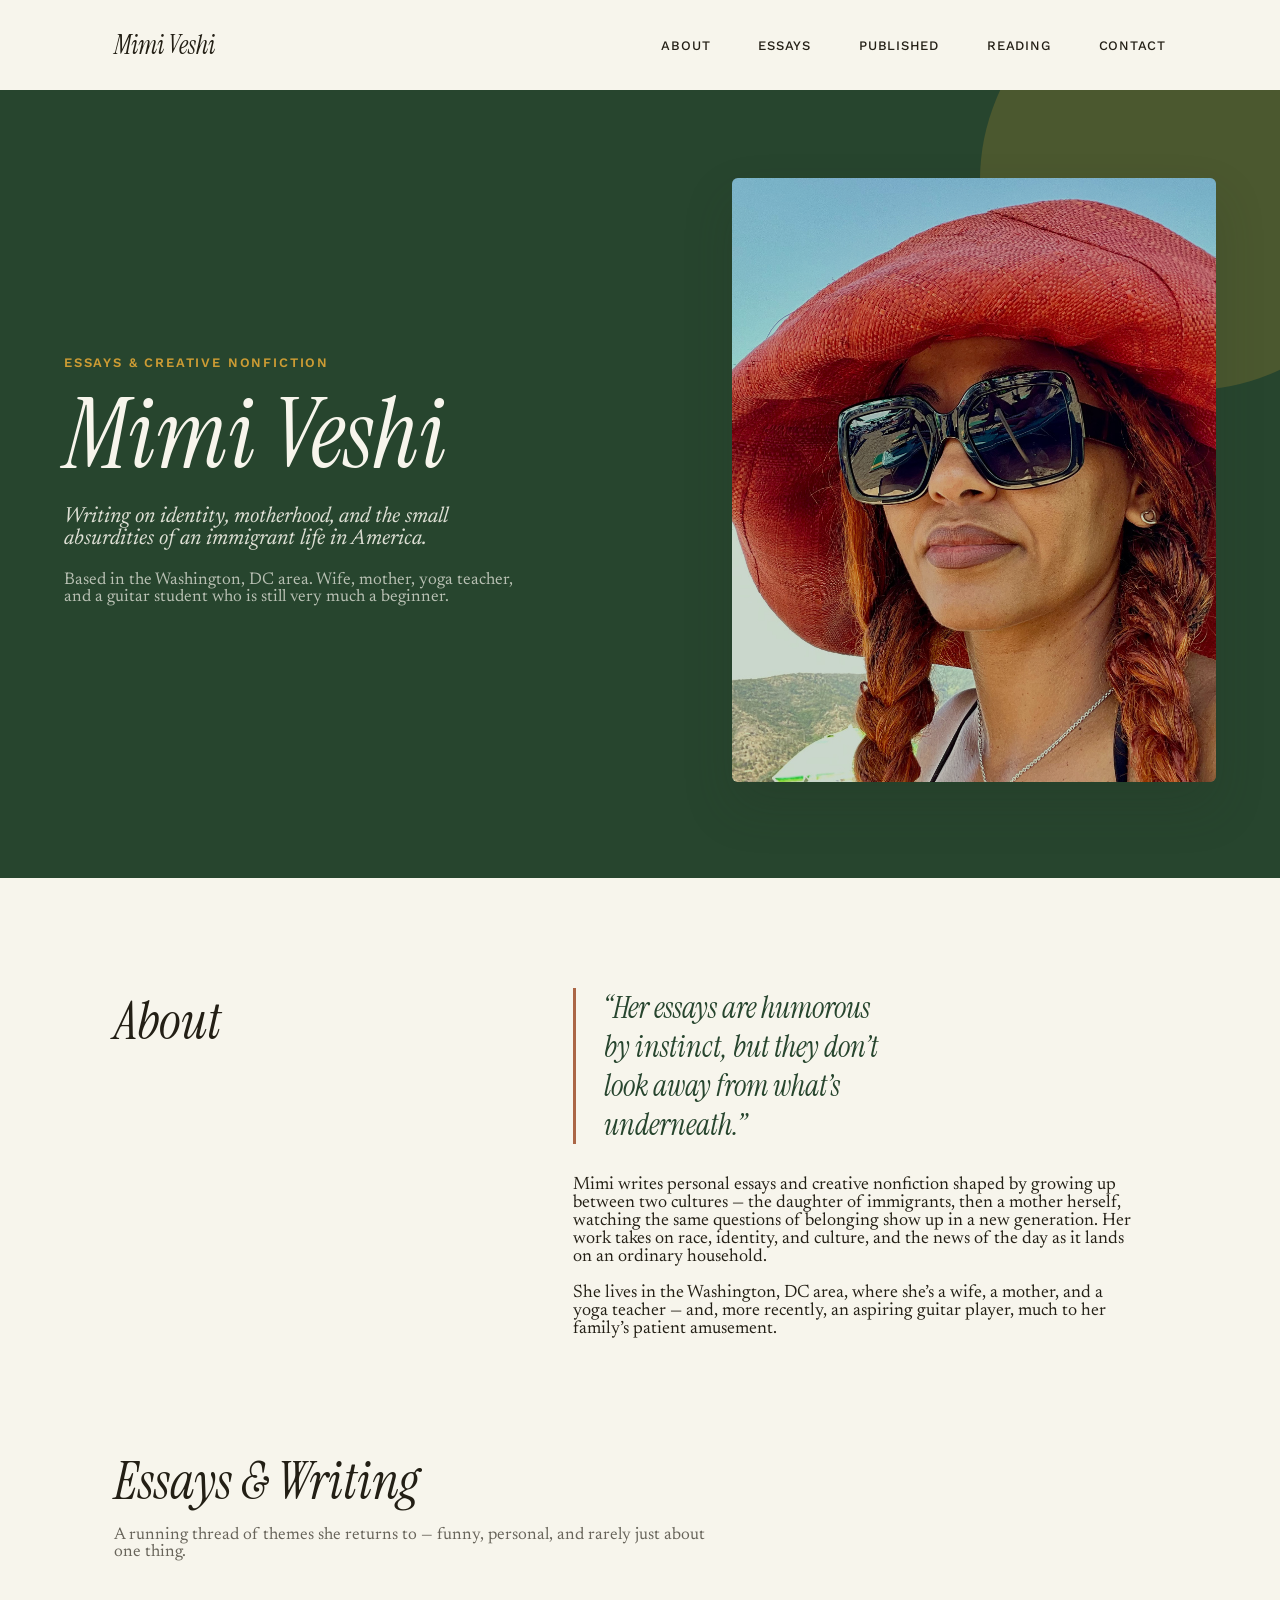
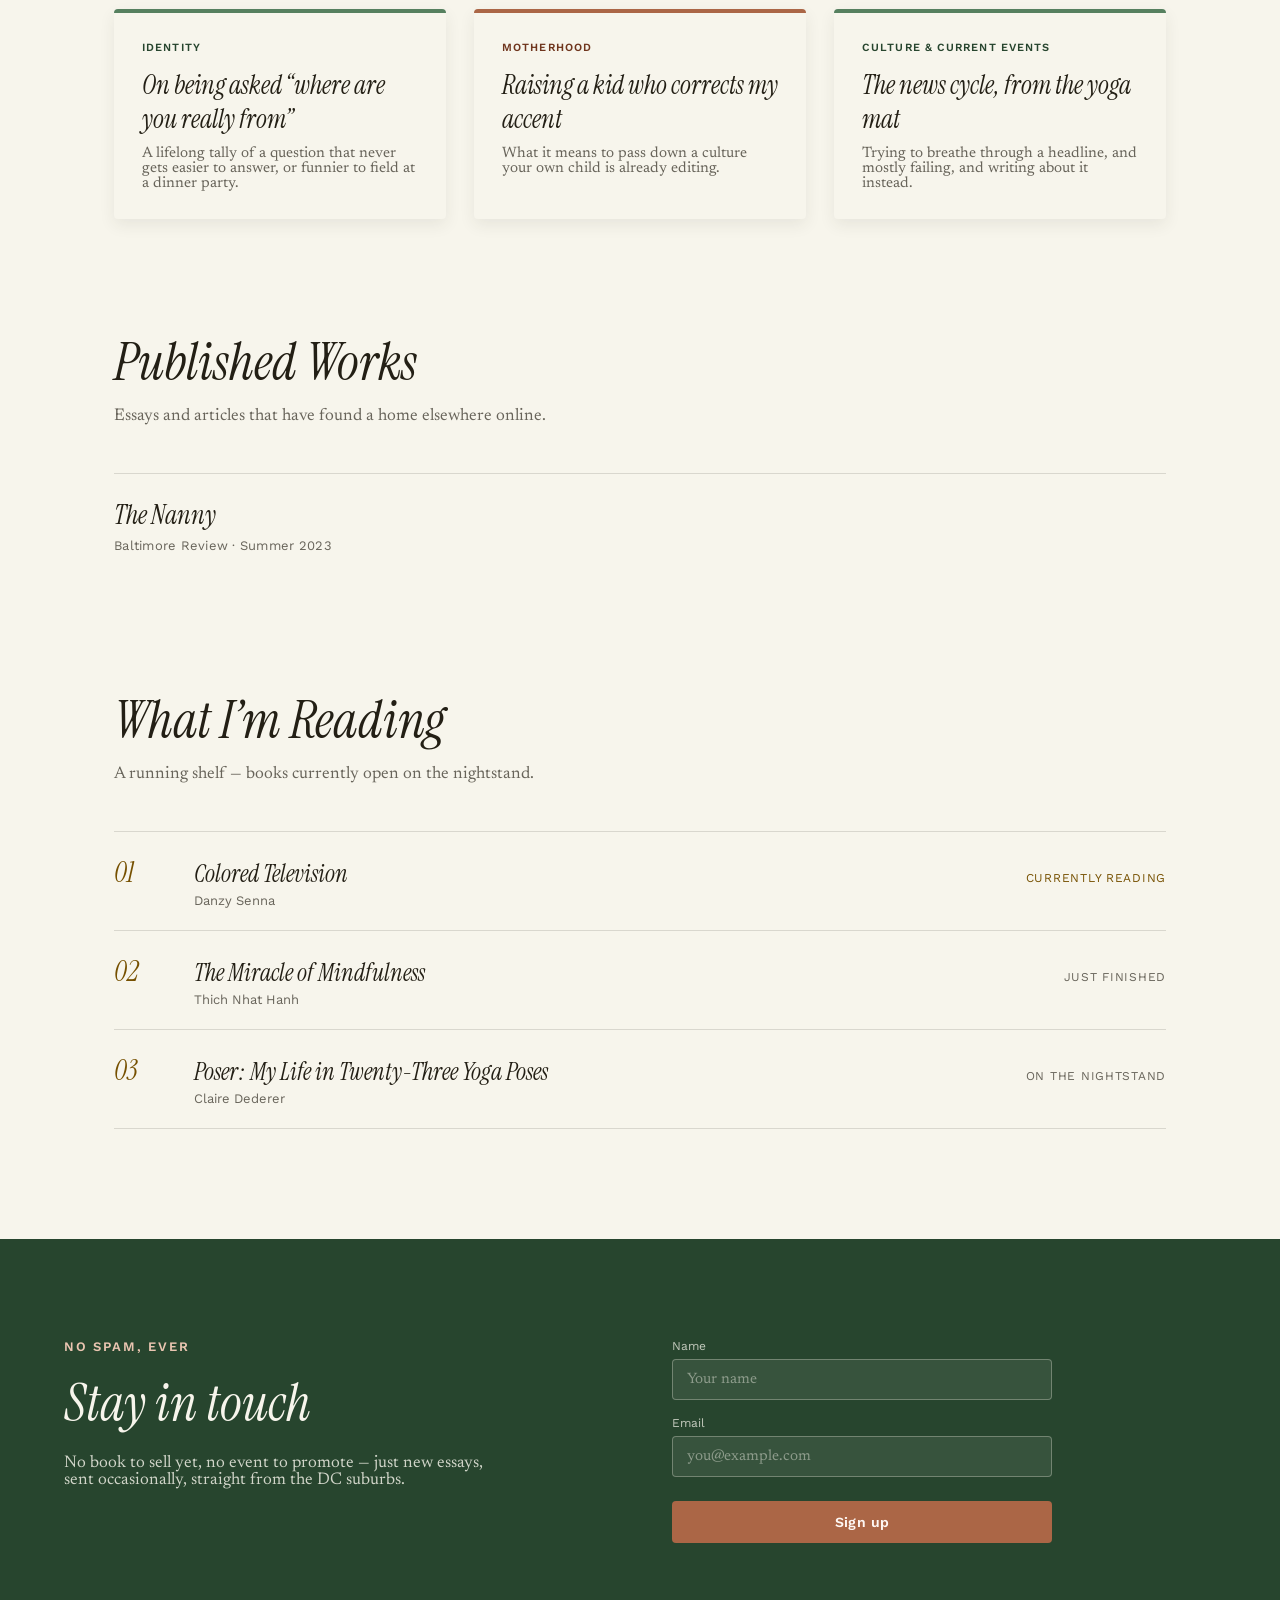
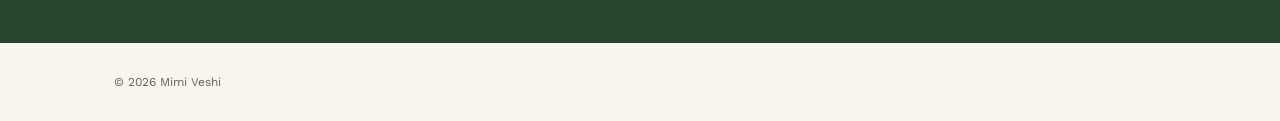
<file: index.html>
<!DOCTYPE html>
<html lang="en">
<head>
<meta charset="utf-8">
<meta name="viewport" content="width=device-width, initial-scale=1">
<title>Mimi Veshi — Writer</title>
<meta name="description" content="Mimi Veshi writes personal essays and creative nonfiction on identity, motherhood, and immigrant life.">
<link rel="preconnect" href="https://fonts.googleapis.com">
<link rel="preconnect" href="https://fonts.gstatic.com" crossorigin>
<link href="https://fonts.googleapis.com/css2?family=Instrument+Serif:ital@0;1&family=Newsreader:ital,wght@0,400;0,500;0,600;1,400;1,500&family=Work+Sans:wght@400;500;600&display=swap" rel="stylesheet">
<link rel="stylesheet" href="styles.css">
</head>
<body>

<nav class="nav">
  <a href="#top" class="wordmark">Mimi Veshi</a>
  <a href="#about" class="nav-link">About</a>
  <a href="#essays" class="nav-link">Essays</a>
  <a href="#published" class="nav-link">Published</a>
  <a href="#reading" class="nav-link">Reading</a>
  <a href="#contact" class="nav-link">Contact</a>
</nav>

<header id="top" class="hero">
  <div class="hero-circle" aria-hidden="true"></div>
  <div class="hero-inner">
    <div class="hero-copy">
      <div class="eyebrow">Essays &amp; Creative Nonfiction</div>
      <h1>Mimi Veshi</h1>
      <p class="tagline">Writing on identity, motherhood, and the small absurdities of an immigrant life in America.</p>
      <p class="hero-sub">Based in the Washington, DC area. Wife, mother, yoga teacher, and a guitar student who is still very much a beginner.</p>
    </div>
    <figure class="hero-photo">
      <img src="assets/mimi-author-photo.jpg" alt="Mimi Veshi">
    </figure>
  </div>
</header>

<section id="about" class="about">
  <h2>About</h2>
  <div class="about-copy">
    <p class="pull-quote">&ldquo;Her essays are humorous by instinct, but they don&rsquo;t look away from what&rsquo;s underneath.&rdquo;</p>
    <div class="about-body">
      <p>Mimi writes personal essays and creative nonfiction shaped by growing up between two cultures — the daughter of immigrants, then a mother herself, watching the same questions of belonging show up in a new generation. Her work takes on race, identity, and culture, and the news of the day as it lands on an ordinary household.</p>
      <p>She lives in the Washington, DC area, where she&rsquo;s a wife, a mother, and a yoga teacher — and, more recently, an aspiring guitar player, much to her family&rsquo;s patient amusement.</p>
    </div>
  </div>
</section>

<section id="essays" class="essays">
  <h2>Essays &amp; Writing</h2>
  <p class="section-intro">A running thread of themes she returns to — funny, personal, and rarely just about one thing.</p>
  <div class="essay-grid">
    <article class="essay-card essay-card--sage">
      <div class="kicker">Identity</div>
      <h3>On being asked &ldquo;where are you really from&rdquo;</h3>
      <p>A lifelong tally of a question that never gets easier to answer, or funnier to field at a dinner party.</p>
    </article>
    <article class="essay-card essay-card--rust">
      <div class="kicker">Motherhood</div>
      <h3>Raising a kid who corrects my accent</h3>
      <p>What it means to pass down a culture your own child is already editing.</p>
    </article>
    <article class="essay-card essay-card--sage">
      <div class="kicker">Culture &amp; Current Events</div>
      <h3>The news cycle, from the yoga mat</h3>
      <p>Trying to breathe through a headline, and mostly failing, and writing about it instead.</p>
    </article>
  </div>
</section>

<section id="published" class="published">
  <h2>Published Works</h2>
  <p class="section-intro">Essays and articles that have found a home elsewhere online.</p>
  <div class="published-list">
    <article class="published-item">
      <h3><a href="https://baltimorereview.org/summer_2023/contributor/mimi-veshi" target="_blank" rel="noopener">The Nanny</a></h3>
      <p class="published-byline">Baltimore Review &middot; Summer 2023</p>
    </article>
    <!-- <article class="published-item">
      <h3><a href="#" target="_blank" rel="noopener">Raising a Kid Who Corrects My Accent</a></h3>
      <p class="published-byline">Catapult &middot; January 2025</p>
    </article>
    <article class="published-item published-item--last">
      <h3><a href="#" target="_blank" rel="noopener">The News Cycle, From the Yoga Mat</a></h3>
      <p class="published-byline">Longreads &middot; November 2024</p>
    </article> -->
  </div>
</section>

<section id="reading" class="reading">
  <h2>What I&rsquo;m Reading</h2>
  <p class="section-intro">A running shelf — books currently open on the nightstand.</p>
  <div class="reading-list">
    <div class="reading-row">
      <span class="numeral">01</span>
      <div>
        <h3>Colored Television</h3>
        <p class="author">Danzy Senna</p>
      </div>
      <span class="status status--gold">Currently reading</span>
    </div>
    <div class="reading-row">
      <span class="numeral">02</span>
      <div>
        <h3>The Miracle of Mindfulness</h3>
        <p class="author">Thich Nhat Hanh</p>
      </div>
      <span class="status">Just finished</span>
    </div>
    <div class="reading-row reading-row--last">
      <span class="numeral">03</span>
      <div>
        <h3>Poser: My Life in Twenty-Three Yoga Poses</h3>
        <p class="author">Claire Dederer</p>
      </div>
      <span class="status">On the nightstand</span>
    </div>
  </div>
</section>

<section id="contact" class="contact">
  <div class="contact-inner">
    <div class="contact-copy">
      <div class="eyebrow eyebrow--contact">No spam, ever</div>
      <h2>Stay in touch</h2>
      <p>No book to sell yet, no event to promote — just new essays, sent occasionally, straight from the DC suburbs.</p>
    </div>
    <form id="signup-form" class="signup-form" novalidate>
      <input type="hidden" name="access_key" value="431c6bba-0663-4922-b255-b4e0d005bb95">
      <input type="hidden" name="subject" value="New newsletter signup — Mimi Veshi site">
      <input type="hidden" name="from_name" value="mimiveshi.com">
      <input type="checkbox" name="botcheck" class="botcheck" tabindex="-1" autocomplete="off">
      <div class="field">
        <label for="name">Name</label>
        <input id="name" name="name" type="text" placeholder="Your name">
      </div>
      <div class="field">
        <label for="email">Email</label>
        <input id="email" name="email" type="email" placeholder="you@example.com" required>
      </div>
      <button type="submit" id="signup-button">Sign up</button>
      <p id="signup-error" class="signup-error" hidden>Something went wrong — please try again in a moment.</p>
    </form>
  </div>
</section>

<footer class="footer">© 2026 Mimi Veshi</footer>

<script src="script.js"></script>
</body>
</html>
</file>
<file: styles.css>
:root {
  --bg: oklch(97% 0.012 95);
  --text: oklch(24% 0.018 90);
  --text-soft: oklch(24% 0.018 90 / 0.68);
  --sage: oklch(56% 0.07 150);
  --sage-dark: oklch(36% 0.055 150);
  --sage-light: oklch(90% 0.035 145);
  --rust: oklch(58% 0.10 45);
  --rust-dark: oklch(40% 0.09 42);
  --gold: oklch(72% 0.13 82);
  --gold-dark: oklch(46% 0.10 78);

  --font-display: 'Instrument Serif', serif;
  --font-body: 'Newsreader', serif;
  --font-sans: 'Work Sans', sans-serif;
}

* { box-sizing: border-box; }

body {
  margin: 0;
  background: var(--bg);
  color: var(--text);
  font-family: var(--font-body);
}

h1, h2, h3, p { margin: 0; }

a { color: var(--sage-dark); }
a:hover { color: var(--sage); }

::selection { background: color-mix(in oklch, var(--sage) 35%, transparent); }

/* Nav */
.nav {
  display: flex;
  align-items: center;
  gap: 48px;
  padding: 28px 64px;
  max-width: 1180px;
  margin: 0 auto;
  font-family: var(--font-sans);
}

.wordmark {
  font-family: var(--font-display);
  font-style: italic;
  font-size: 26px;
  text-decoration: none;
  color: var(--text);
  margin-right: auto;
}

.nav-link {
  text-decoration: none;
  font-size: 13px;
  letter-spacing: 0.06em;
  text-transform: uppercase;
  color: var(--text);
  font-weight: 500;
}

/* Hero */
.hero {
  position: relative;
  background: var(--sage-dark);
  padding: 88px 64px 96px;
  overflow: hidden;
}

.hero-circle {
  position: absolute;
  top: -120px;
  right: -120px;
  width: 420px;
  height: 420px;
  border-radius: 50%;
  background: color-mix(in oklch, var(--gold) 22%, transparent);
}

.hero-inner {
  max-width: 1180px;
  margin: 0 auto;
  display: grid;
  grid-template-columns: 1.25fr 1fr;
  gap: 64px;
  align-items: center;
  position: relative;
}

.eyebrow {
  font-family: var(--font-sans);
  font-size: 13px;
  letter-spacing: 0.14em;
  text-transform: uppercase;
  color: var(--gold);
  margin-bottom: 18px;
  font-weight: 600;
}

.hero h1 {
  font-family: var(--font-display);
  font-weight: 400;
  font-style: italic;
  font-size: 96px;
  line-height: 0.98;
  margin: 0 0 24px;
  max-width: 10ch;
  color: var(--bg);
}

.tagline {
  font-size: 22px;
  font-style: italic;
  max-width: 36ch;
  margin: 0 0 22px;
  color: oklch(97% 0.012 95 / 0.88);
}

.hero-sub {
  font-size: 17px;
  max-width: 46ch;
  text-wrap: pretty;
  color: oklch(97% 0.012 95 / 0.7);
}

.hero-photo {
  position: relative;
  overflow: hidden;
  aspect-ratio: 4 / 5;
  margin: 0;
  border-radius: 6px;
  box-shadow: 0 24px 48px oklch(30% 0.03 145 / 0.22);
}

.hero-photo::after {
  content: "";
  position: absolute;
  inset: 0;
  background: color-mix(in oklch, var(--sage) 30%, transparent);
  mix-blend-mode: multiply;
  pointer-events: none;
}

.hero-photo img {
  width: 100%;
  height: 100%;
  object-fit: cover;
  display: block;
}

/* About */
.about {
  max-width: 1180px;
  margin: 0 auto;
  padding: 110px 64px;
  display: grid;
  grid-template-columns: 0.8fr 1.2fr;
  gap: 64px;
}

.about h2 {
  font-family: var(--font-display);
  font-style: italic;
  font-weight: 400;
  font-size: 52px;
  color: var(--text);
}

.pull-quote {
  font-family: var(--font-display);
  font-style: italic;
  font-size: 30px;
  line-height: 1.3;
  color: var(--sage-dark);
  margin: 0 0 32px;
  max-width: 22ch;
  border-left: 3px solid var(--rust);
  padding-left: 28px;
}

.about-body {
  font-size: 18px;
  max-width: 56ch;
  color: var(--text);
}

.about-body p {
  text-wrap: pretty;
}

.about-body p + p {
  margin-top: 1em;
}

/* Shared section heading styles */
.essays h2, .published h2, .reading h2 {
  font-family: var(--font-display);
  font-style: italic;
  font-weight: 400;
  font-size: 52px;
  margin: 0 0 12px;
}

.section-intro {
  font-size: 17px;
  max-width: 60ch;
  color: var(--text-soft);
  margin-bottom: 48px;
}

/* Essays */
.essays {
  max-width: 1180px;
  margin: 0 auto;
  padding: 0 64px 110px;
}

.essay-grid {
  display: grid;
  grid-template-columns: repeat(3, 1fr);
  gap: 28px;
}

.essay-card {
  background: var(--bg);
  border-top: 4px solid var(--sage);
  border-radius: 4px;
  padding: 28px;
  box-shadow: 0 6px 16px oklch(30% 0.02 100 / 0.08);
  transition: transform 0.2s ease, box-shadow 0.2s ease;
}

.essay-card:hover {
  transform: translateY(-3px);
  box-shadow: 0 14px 28px oklch(30% 0.02 100 / 0.14);
}

.essay-card--rust { border-top-color: var(--rust); }

.essay-card .kicker {
  font-family: var(--font-sans);
  font-size: 11px;
  letter-spacing: 0.1em;
  text-transform: uppercase;
  font-weight: 600;
  margin-bottom: 14px;
  color: var(--sage-dark);
}

.essay-card--rust .kicker { color: var(--rust-dark); }

.essay-card h3 {
  font-family: var(--font-display);
  font-style: italic;
  font-weight: 400;
  font-size: 26px;
  margin: 0 0 10px;
}

.essay-card p {
  font-size: 15px;
  color: var(--text-soft);
}

/* Published Works */
.published {
  max-width: 1180px;
  margin: 0 auto;
  padding: 0 64px 110px;
}

.published-list {
  display: flex;
  flex-direction: column;
}

.published-item {
  padding: 24px 0;
  border-top: 1px solid oklch(24% 0.018 90 / 0.14);
}

.published-item--last {
  border-bottom: 1px solid oklch(24% 0.018 90 / 0.14);
}

.published-item h3 {
  font-family: var(--font-display);
  font-style: italic;
  font-weight: 400;
  font-size: 26px;
  margin: 0 0 6px;
}

.published-item h3 a {
  color: var(--text);
  text-decoration: none;
}

.published-item h3 a:hover {
  color: var(--sage-dark);
  text-decoration: underline;
  text-underline-offset: 4px;
}

.published-byline {
  font-family: var(--font-sans);
  font-size: 13px;
  letter-spacing: 0.02em;
  color: var(--text-soft);
}

/* Reading */
.reading {
  max-width: 1180px;
  margin: 0 auto;
  padding: 0 64px 110px;
}

.reading-list {
  display: flex;
  flex-direction: column;
}

.reading-row {
  display: grid;
  grid-template-columns: 56px 1fr auto;
  gap: 24px;
  align-items: baseline;
  padding: 22px 0;
  border-top: 1px solid oklch(24% 0.018 90 / 0.14);
}

.reading-row--last {
  border-bottom: 1px solid oklch(24% 0.018 90 / 0.14);
}

.numeral {
  font-family: var(--font-display);
  font-style: italic;
  font-size: 28px;
  color: var(--gold-dark);
}

.reading-row h3 {
  font-family: var(--font-display);
  font-style: italic;
  font-weight: 400;
  font-size: 24px;
  margin: 0 0 4px;
}

.reading-row .author {
  font-family: var(--font-sans);
  font-size: 13px;
  color: var(--text-soft);
}

.status {
  font-family: var(--font-sans);
  font-size: 12px;
  letter-spacing: 0.06em;
  text-transform: uppercase;
  color: var(--text-soft);
  white-space: nowrap;
}

.status--gold { color: var(--gold-dark); }

/* Contact */
.contact {
  background: var(--sage-dark);
  color: var(--bg);
  padding: 100px 64px;
}

.contact-inner {
  max-width: 1180px;
  margin: 0 auto;
  display: grid;
  grid-template-columns: 1fr 1fr;
  gap: 64px;
  align-items: start;
}

.eyebrow--contact {
  color: oklch(85% 0.05 50);
  margin-bottom: 16px;
}

.contact-copy h2 {
  font-family: var(--font-display);
  font-style: italic;
  font-weight: 400;
  font-size: 52px;
  margin: 0 0 18px;
  color: var(--bg);
}

.contact-copy p {
  font-size: 17px;
  max-width: 44ch;
  text-wrap: pretty;
  color: oklch(97% 0.012 95 / 0.82);
}

.signup-form {
  display: flex;
  flex-direction: column;
  gap: 16px;
  max-width: 380px;
}

.field label {
  display: block;
  font-family: var(--font-sans);
  font-size: 12px;
  color: oklch(97% 0.012 95 / 0.75);
  margin-bottom: 6px;
}

.field input {
  width: 100%;
  padding: 12px 14px;
  font-size: 15px;
  font-family: var(--font-body);
  background: oklch(97% 0.012 95 / 0.08);
  border: 1px solid oklch(97% 0.012 95 / 0.3);
  border-radius: 4px;
  color: var(--bg);
}

.field input::placeholder {
  color: oklch(97% 0.012 95 / 0.45);
}

.field input:focus {
  outline: 2px solid var(--gold);
  outline-offset: 1px;
}

.signup-form button {
  margin-top: 8px;
  padding: 13px 24px;
  font-family: var(--font-sans);
  font-weight: 600;
  font-size: 14px;
  letter-spacing: 0.03em;
  background: var(--rust);
  color: oklch(98% 0.01 50);
  border: none;
  border-radius: 4px;
  cursor: pointer;
}

.signup-form button:hover {
  background: var(--rust-dark);
}

.signup-form button:disabled {
  opacity: 0.7;
  cursor: default;
}

.botcheck {
  position: absolute;
  left: -9999px;
  width: 1px;
  height: 1px;
  opacity: 0;
}

.signup-error {
  font-family: var(--font-sans);
  font-size: 13px;
  color: oklch(85% 0.09 45);
  margin: 0;
}

/* Footer */
.footer {
  max-width: 1180px;
  margin: 0 auto;
  padding: 32px 64px;
  font-family: var(--font-sans);
  font-size: 12px;
  color: var(--text-soft);
}

/* Responsive */
@media (max-width: 900px) {
  .nav {
    flex-wrap: wrap;
    gap: 20px 32px;
    padding: 24px 32px;
  }

  .hero { padding: 64px 32px 72px; }

  .hero-inner {
    grid-template-columns: 1fr;
    gap: 40px;
  }

  .hero h1 { font-size: 64px; max-width: none; }

  .hero-photo { max-width: 360px; }

  .about {
    grid-template-columns: 1fr;
    padding: 72px 32px;
    gap: 32px;
  }

  .essays, .published, .reading { padding-left: 32px; padding-right: 32px; }

  .essay-grid { grid-template-columns: 1fr; }

  .contact { padding: 64px 32px; }

  .contact-inner { grid-template-columns: 1fr; gap: 40px; }

  .footer { padding: 32px; }
}

@media (max-width: 520px) {
  .hero h1 { font-size: 48px; }
  .about h2, .essays h2, .published h2, .reading h2, .contact-copy h2 { font-size: 40px; }
  .pull-quote { font-size: 24px; }
}
</file>
